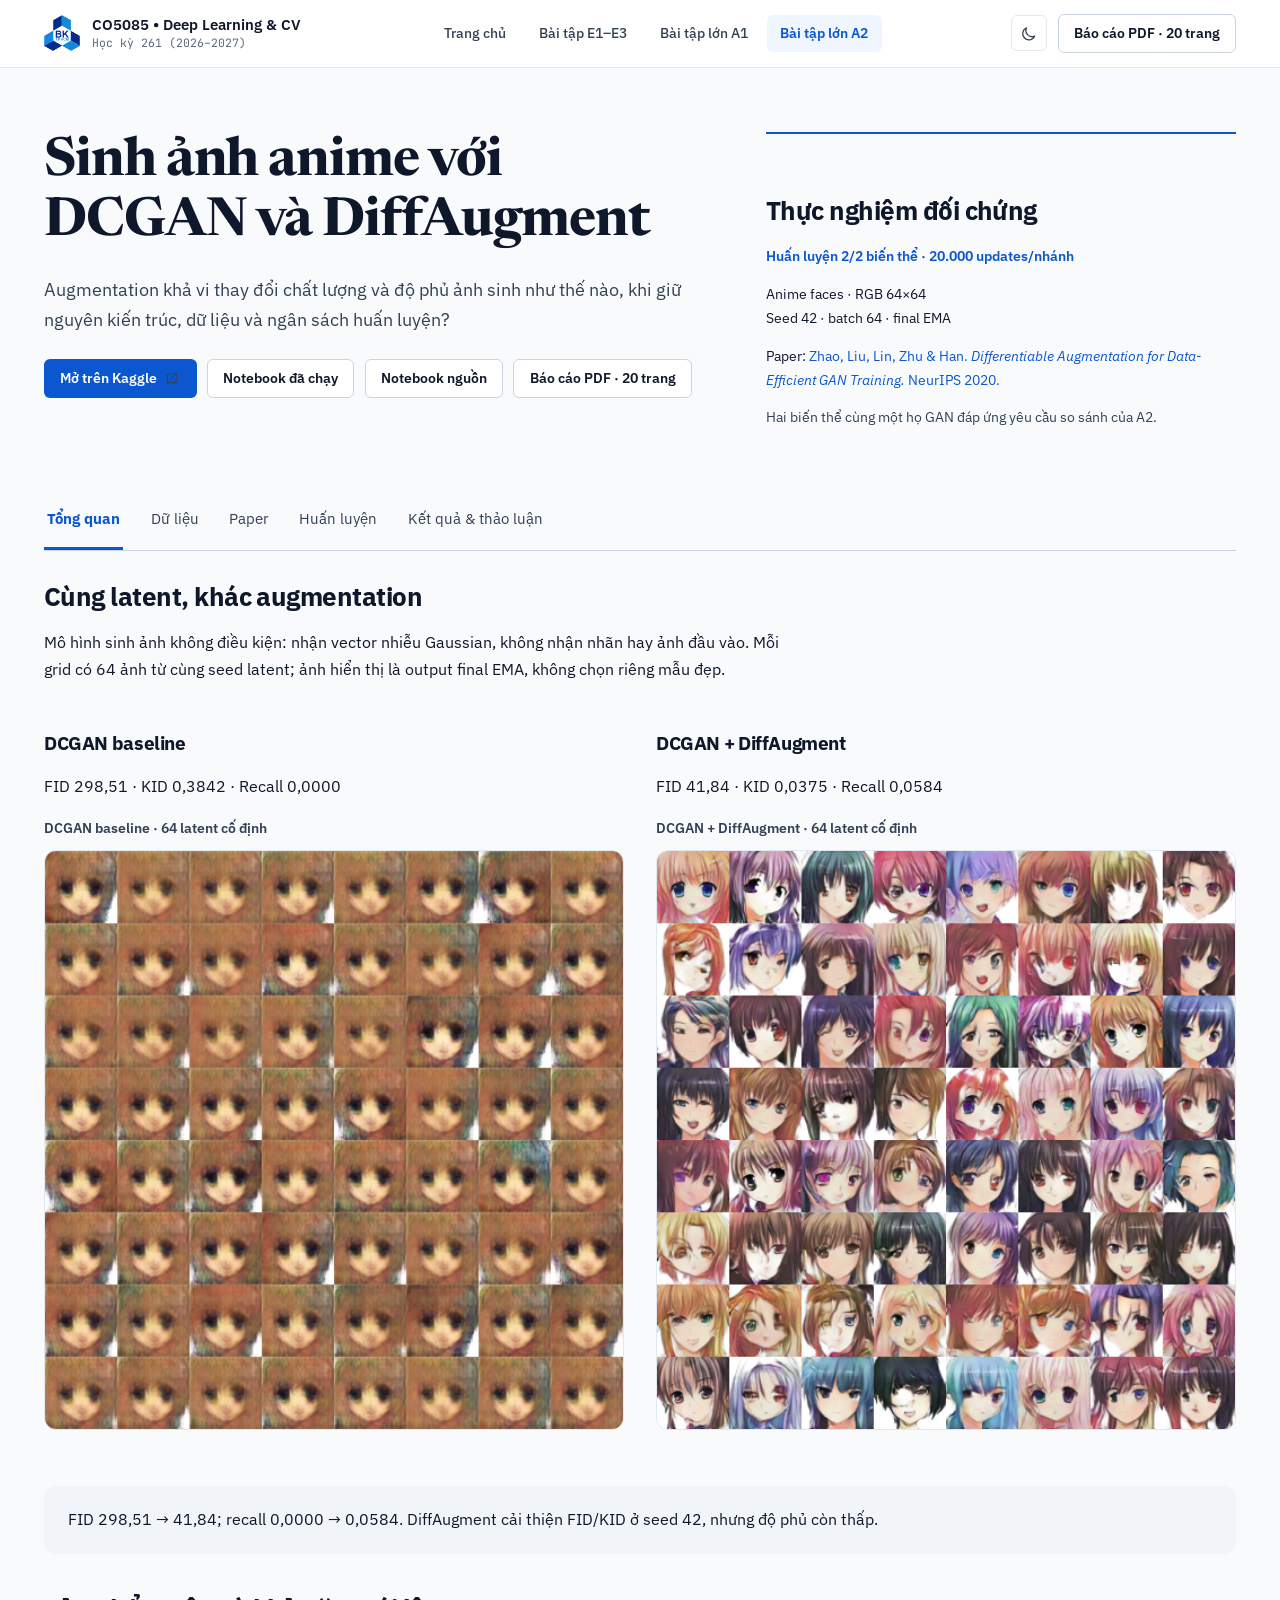
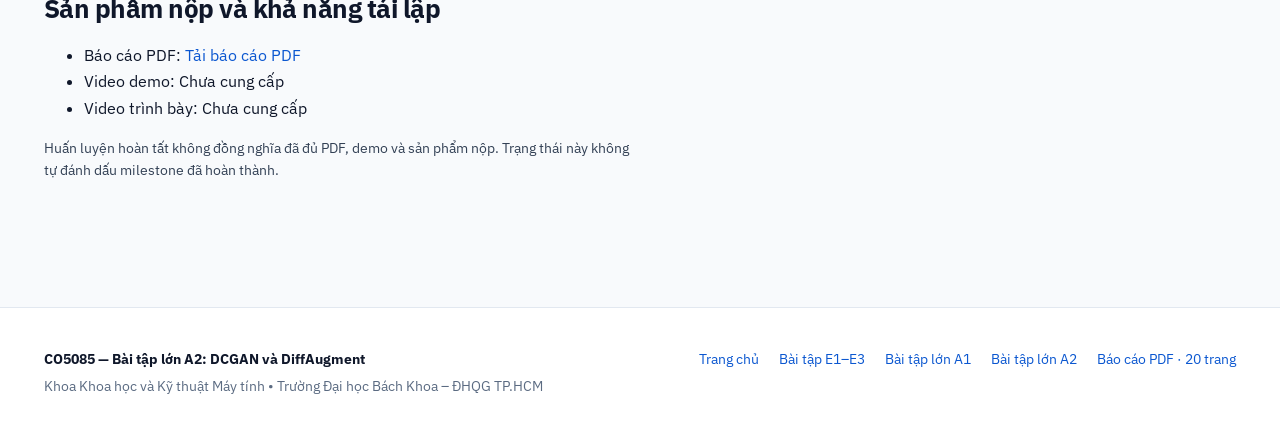
<file: docs/a2.html>
<!DOCTYPE html>
<html lang="vi" data-theme="light">
<head>
  <meta charset="UTF-8" />
  <meta name="viewport" content="width=device-width, initial-scale=1.0" />
  <link rel="icon" href="assets/images/bk.png" type="image/png" />
  <title>A2: DCGAN và DiffAugment | CO5085</title>
  <meta name="description" content="A2: So sánh DCGAN baseline và DCGAN + DiffAugment trên anime faces RGB 64×64, cùng dữ liệu và ngân sách huấn luyện." />
  <link rel="preconnect" href="https://fonts.googleapis.com" />
  <link rel="preconnect" href="https://fonts.gstatic.com" crossorigin />
  <link href="https://fonts.googleapis.com/css2?family=IBM+Plex+Sans:wght@400;500;600;700&family=JetBrains+Mono:wght@400;500;600;700&family=Newsreader:ital,opsz,wght@0,6..72,500;0,6..72,700;1,6..72,400&display=swap" rel="stylesheet" />
  <link rel="stylesheet" href="assets/css/style.css" />
  <link rel="stylesheet" href="assets/css/a2.css" />
  <link rel="stylesheet" href="assets/css/ui.css" />
</head>
<body>
  <!-- Sticky Header -->
  <header class="site-header">
    <div class="nav-inner">
      <a href="index.html" class="brand-link">
        <img class="brand" src="assets/images/bk.png" alt="BK" width="36" height="36" />
        <span class="brand-text">
          <span class="brand-title">CO5085 • Deep Learning &amp; CV</span>
          <span class="brand-subtitle" data-bind="course-semester">Học kỳ 261 (2026–2027)</span>
        </span>
      </a>
      <nav class="nav-links" aria-label="Điều hướng chính">
        <a href="index.html" class="nav-link">Trang chủ</a>
        <a href="exercises.html" class="nav-link">Bài tập E1–E3</a>
        <a href="a1.html" class="nav-link">Bài tập lớn A1</a>
        <a href="a2.html" class="nav-link active">Bài tập lớn A2</a>
      </nav>
      <div class="nav-actions">
        <button type="button" id="theme-toggle-btn" class="theme-btn" aria-label="Đổi giao diện Sáng/Tối"><span class="icon-slot" data-icon="moon" aria-hidden="true"></span></button>
        <a class="btn btn-outline" href="reports/assignment2.pdf" data-report-pdf="assignment2.pdf">Báo cáo PDF</a>
      </div>
    </div>
  </header>

  <nav class="mobile-nav-bar" aria-label="Điều hướng di động">
    <a href="index.html" class="nav-link">Trang chủ</a>
    <a href="exercises.html" class="nav-link">Bài tập E1–E3</a>
    <a href="a1.html" class="nav-link">Bài tập lớn A1</a>
    <a href="a2.html" class="nav-link active">Bài tập lớn A2</a>
  </nav>

  <main class="container a2-dashboard" id="a2-dashboard">
    <header class="ui-intro">
      <div><h1 class="serif-heading">Sinh ảnh anime với DCGAN và DiffAugment</h1>
      <p class="ui-lead">Augmentation khả vi thay đổi chất lượng và độ phủ ảnh sinh như thế nào, khi giữ nguyên kiến trúc, dữ liệu và ngân sách huấn luyện?</p>
      <div class="ui-links"><a class="btn btn-primary" href="https://www.kaggle.com/code/anhphmduy/dcgan-vs-augmenteddcgan-dl-assignment-2" target="_blank" rel="noopener noreferrer">Mở trên Kaggle <span class="icon-slot" data-icon="externalLink" aria-hidden="true"></span></a><a class="btn btn-outline" data-repo-path="A2/dcgan-vs-augmenteddcgan-dl-assignment-2.ipynb" href="https://github.com/superiorhamster/CO5085/blob/main/A2/dcgan-vs-augmenteddcgan-dl-assignment-2.ipynb">Notebook đã chạy</a><a class="btn btn-outline" data-repo-path="A2/a2_dcgan_diffaugment.ipynb" href="https://github.com/superiorhamster/CO5085/blob/main/A2/a2_dcgan_diffaugment.ipynb">Notebook nguồn</a><a class="btn btn-outline" href="reports/assignment2.pdf" data-report-pdf="assignment2.pdf">Báo cáo PDF</a></div></div>
      <aside class="ui-study"><h2>Thực nghiệm đối chứng</h2><p id="a2-completion" role="status">Đang đọc artifact…</p><p>Anime faces · RGB 64×64<br>Seed 42 · batch 64 · final EMA</p><p>Paper: <a href="https://arxiv.org/abs/2006.10738">Zhao, Liu, Lin, Zhu &amp; Han. <em>Differentiable Augmentation for Data-Efficient GAN Training.</em> NeurIPS 2020.</a></p><p class="a2-muted">Hai biến thể cùng một họ GAN đáp ứng yêu cầu so sánh của A2.</p></aside>
    </header>
    <nav class="ui-tabs" role="tablist" aria-label="Nội dung báo cáo A2">
      <button id="a2-tab-overview" role="tab" aria-selected="true" aria-controls="a2-panel-overview" tabindex="0" data-a2-tab="overview">Tổng quan</button>
      <button id="a2-tab-data" role="tab" aria-selected="false" aria-controls="a2-panel-data" tabindex="-1" data-a2-tab="data">Dữ liệu</button>
      <button id="a2-tab-paper" role="tab" aria-selected="false" aria-controls="a2-panel-paper" tabindex="-1" data-a2-tab="paper">Paper</button>
      <button id="a2-tab-training" role="tab" aria-selected="false" aria-controls="a2-panel-training" tabindex="-1" data-a2-tab="training">Huấn luyện</button>
      <button id="a2-tab-results" role="tab" aria-selected="false" aria-controls="a2-panel-results" tabindex="-1" data-a2-tab="results">Kết quả &amp; thảo luận</button>
    </nav>
    <section id="a2-panel-overview" role="tabpanel" aria-labelledby="a2-tab-overview" tabindex="0">
      <h2>Cùng latent, khác augmentation</h2><p class="a2-measure">Mô hình sinh ảnh không điều kiện: nhận vector nhiễu Gaussian, không nhận nhãn hay ảnh đầu vào. Mỗi grid có 64 ảnh từ cùng seed latent; ảnh hiển thị là output final EMA, không chọn riêng mẫu đẹp.</p>
      <div id="a2-overview-pair" class="ui-pair"></div>
      <p id="a2-conclusion" class="a2-finding" role="status">Chờ hai export full tương thích.</p>
      <h2>Sản phẩm nộp và khả năng tái lập</h2><div id="a2-deliverables"></div>
      <p class="a2-muted">Huấn luyện hoàn tất không đồng nghĩa đã đủ PDF, demo và sản phẩm nộp. Trạng thái này không tự đánh dấu milestone đã hoàn thành.</p>
    </section>
    <section id="a2-panel-data" role="tabpanel" aria-labelledby="a2-tab-data" tabindex="0" hidden>
      <h2>Dữ liệu thực sự được sử dụng</h2><p class="a2-measure"><a href="https://www.kaggle.com/datasets/splcher/animefacedataset">Anime Face Dataset — splcher</a>, ảnh khuôn mặt anime công khai. Số lượng dưới đây được tính từ manifest đã xuất, không lấy từ dataset card. <a href="https://github.com/bchao1/Anime-Face-Dataset">Nguồn gốc và lưu ý phân phối của tác giả</a>; website không phân phối dataset gốc/cache.</p>
      <div id="a2-data-summary"></div><div class="ui-pair"><figure><figcaption>Phân bố kích thước ảnh unique, trước resize</figcaption><div id="a2-dimensions"></div></figure><figure><figcaption>Tỷ lệ rộng / cao của ảnh unique</figcaption><div id="a2-ratios"></div></figure></div>
      <h3>Dataset, DataLoader và tiền xử lý</h3><ol class="a2-steps"><li>Giải mã RGB, ghi nhận ảnh hỏng và hash pixel cùng kích thước; loại trùng trước khi chia tập.</li><li>Chia cố định bằng seed 42: validation 2.000, test 5.000; toàn bộ ảnh unique còn lại dùng train. Các split không giao nhau theo hash.</li><li>Resize/center crop bằng nội suy bilinear về 64×64; cache uint8 memory-map chỉ đọc. Dataset trả tensor (3,64,64) trong [−1,1].</li><li>Train shuffle theo epoch, drop_last và horizontal flip xác định theo seed/epoch/ảnh; validation/test không flip. Hai worker đọc cùng manifest, thứ tự ảnh và flip.</li></ol>
      <div class="table-wrapper"><table><caption>Phân biệt hai tầng augmentation</caption><thead><tr><th>Phép biến đổi</th><th>Baseline</th><th>DiffAugment</th><th>Vai trò</th></tr></thead><tbody><tr><td>Horizontal flip</td><td>Có, train</td><td>Có, train</td><td>Tiền xử lý dùng chung</td></tr><tr><td>Color, translation, cutout</td><td>Không</td><td>Có, real/fake ở D; fake ở G</td><td>Biến thực nghiệm, RNG riêng</td></tr><tr><td>Augmentation khi đánh giá</td><td>Không</td><td>Không</td><td>Giữ cùng phân phối tham chiếu</td></tr></tbody></table></div>
      <p class="a2-muted">Dữ liệu không có nhãn lớp phục vụ bài toán này; không trình bày class balance như bài phân loại. Exact dedup không bảo đảm đã loại near-duplicate hoặc ảnh cùng nhân vật.</p>
    </section>
    <section id="a2-panel-paper" role="tabpanel" aria-labelledby="a2-tab-paper" tabindex="0" hidden>
      <div id="paper-analysis"><h2>Phân tích paper và liên hệ thực nghiệm</h2><p class="a2-measure">Mục tiêu của <a href="https://arxiv.org/pdf/2006.10738">DiffAugment, NeurIPS 2020</a> là giảm overfit của discriminator khi dữ liệu hạn chế. Phần dưới diễn giải phương pháp; bảng kết quả anime ở tab Kết quả là thí nghiệm riêng của nhóm.</p>
      <article class="a2-prose"><h3>Phương pháp: regularization qua biến đổi khả vi</h3><p>Chỉ augment ảnh thật làm thay đổi phân phối mà G cần bắt chước. Augment real/fake ở D nhưng bỏ transform khỏi đường cập nhật G lại tạo hai mục tiêu không nhất quán. DiffAugment đặt transform T trên cả real/fake và cho gradient của G đi xuyên T. Các phép lấy mẫu ngẫu nhiên không cần khả vi theo tham số ngẫu nhiên; đường từ pixel đầu ra tới loss phải giữ gradient.</p><div class="a2-flow" aria-label="Đường cập nhật discriminator và generator"><p><strong>Pha D:</strong> x và stop-gradient(G(z)) → T → D → loss D</p><p><strong>Pha G:</strong> z → G → T → D đóng băng → loss G → gradient ngược qua T tới G</p></div><p>Nhóm dùng non-saturating BCE với logits: L_D = E softplus(−D(T(x))) + E softplus(D(T(G(z)))); L_G = E softplus(−D(T(G(z)))). Baseline dùng T là phép đồng nhất. Đóng băng D trong pha G vẫn cho gradient đi qua đầu vào D.</p></article>
      <article class="a2-prose"><h3>Thí nghiệm gốc: điều gì được khảo sát?</h3><p>Paper khảo sát BigGAN, StyleGAN2 và các loss/miền dữ liệu khác nhau. Các thí nghiệm gồm CIFAR-10/100 với nhiều tỷ lệ dữ liệu, ImageNet 128×128, FFHQ và LSUN với dữ liệu hạn chế, cùng bối cảnh few-shot. FID/IS được đọc trong từng protocol tương ứng; kết quả cho thấy augmentation khả vi giúp duy trì chất lượng khi giảm dữ liệu.</p><p>Figure 2 của paper so sánh100% / 20% / 10% dữ liệu CIFAR-10 và dùng 10.000 mẫu cho FID/IS. Điều đó khác dataset, độ phân giải và 5.000 mẫu của nhóm: không xếp hạng trực tiếp FID anime với FID của paper.</p></article>
      <article class="a2-prose"><h3>Hạn chế và giả thiết cần kiểm tra</h3><p>Transform phải phù hợp cấu trúc dữ liệu, không làm mất thông tin thiết yếu. GAN vẫn có thể mất cân bằng D/G hoặc mode collapse; loss hữu hạn không đồng nghĩa ảnh tốt. Code tham chiếu của tác giả và kết quả nhiều kiến trúc không bảo đảm mọi cấu hình DCGAN đều hội tụ.</p><p>Trong bài toán anime, đặc trưng Inception học từ ImageNet có domain bias. Đánh giá 5.000 mẫu và một seed chưa mô tả đầy đủ biến thiên giữa lần train; nearest neighbours chỉ là chẩn đoán ghi nhớ.</p></article>
      <h3>Đối chiếu: nhóm tái hiện được gì?</h3><div class="table-wrapper"><table><thead><tr><th>Khía cạnh</th><th>Paper</th><th>Pipeline nhóm</th></tr></thead><tbody><tr><td>Ý tưởng chính</td><td>Augmentation khả vi trong đường D và G</td><td>Mã tác giả, color/translation/cutout, kèm license/hash</td></tr><tr><td>Kiến trúc và dữ liệu</td><td>Nhiều GAN, dataset và tỷ lệ dữ liệu</td><td>Một DCGAN, anime64×64, toàn bộ train unique</td></tr><tr><td>Ngân sách</td><td>Theo recipe từng thí nghiệm</td><td>Cùng 20.000 updates, batch 64, final EMA cho hai nhánh</td></tr><tr><td>Kết luận có thể rút ra</td><td>Data efficiency qua nhiều bối cảnh</td><td>Ablation tại seed 42; chưa chứng minh data efficiency</td></tr></tbody></table></div>
      <p class="a2-measure">Bài học cho pipeline: giữ đường gradient xuyên augmentation và so sánh có kiểm soát; đồng thời xem độ phủ bên cạnh FID. Hướng mở rộng là lặp nhiều seed, nhiều tỷ lệ train và kiểm tra ảnh hưởng từng phép biến đổi.</p><p>Nguồn: <a href="https://arxiv.org/pdf/2006.10738">paper, §3–4 và Figure 2</a>; <a href="https://github.com/mit-han-lab/data-efficient-gans/blob/master/DiffAugment_pytorch.py">implementation tác giả</a>.</p></div>
    </section>
    <section id="a2-panel-training" role="tabpanel" aria-labelledby="a2-tab-training" tabindex="0" hidden>
      <h2>Hai nhánh, một protocol</h2><p><code>dcgan_baseline</code> và <code>dcgan_diffaugment</code> khác nhau ở augmentation khả vi.</p><div id="a2-training-config"></div>
      <h3>Kiến trúc trong notebook đã chạy</h3><div class="ui-pair"><article><h4>Generator</h4><p>z:(B,128,1,1) → ConvTranspose 512×4×4 →256×8×8 →128×16×16 →64×32×32 →3×64×64.</p><p>BatchNorm + ReLU sau bốn tầng đầu; Tanh cuối. Kernel 4; stride 1 ở tầng đầu, stride 2 ở các tầng còn lại.</p><p id="a2-generator-parameters"></p></article><article><h4>Discriminator</h4><p>x:(B,3,64,64) → Conv 64×32×32 →128×16×16 →256×8×8 →512×4×4 →1 logit/ảnh.</p><p>LeakyReLU 0,2; BatchNorm ở các block 128/256/512. Không sigmoid trước BCEWithLogits. Đây không phải classifier có accuracy nghiệm thu.</p></article></div>
      <h3>Huấn luyện, AMP và tái lập</h3><p class="a2-measure">Mỗi vòng hoàn tất một cập nhật D và một cập nhật G. D nhận cả real và fake tách gradient; pha G đóng băng tham số và running statistics của D. EMA cập nhật sau vòng thành công. Hai nhánh giữ cùng khởi tạo, seed, thứ tự ảnh, flip và chuỗi latent; RNG augmentation độc lập.</p><p class="a2-measure">Hai subprocess có CUDA_VISIBLE_DEVICES riêng. Preview chạy trong worker; evaluation và benchmark chạy sau train. AMP overflow giảm loss scale và thử lại cùng pha, khôi phục BatchNorm; không đếm lần overflow là update. Checkpoint mỗi 1.000 updates và khi dừng an toàn, gồm G/D/EMA, optimizer/scaler, RNG, epoch/offset; last/previous ghi nguyên tử.</p>
      <div class="ui-pair"><figure><figcaption>Generator loss theo update</figcaption><div id="a2-g-history"></div></figure><figure><figcaption>Discriminator loss theo update</figcaption><div id="a2-d-history"></div></figure></div><p class="a2-muted">Đường hiển thị là trung bình từng 50 updates; history nguồn giữ đủ 20.000 dòng. Không suy luận chất lượng ảnh chỉ từ loss. Baseline màu xám; DiffAugment màu xanh.</p>
    </section>
    <section id="a2-panel-results" role="tabpanel" aria-labelledby="a2-tab-results" tabindex="0" hidden>
      <div id="pipeline-results"><h2>Đánh giá final EMA</h2><p id="a2-metric-protocol" class="a2-measure"></p><div id="a2-quality-table"></div><h3>Chi phí train</h3><div id="a2-cost-table"></div><p class="a2-muted">Wall time gồm I/O, checkpoint và preview khi hai job chạy đồng thời. Không dùng chênh lệch nhỏ giữa hai nhánh để khẳng định hiệu năng GPU riêng biệt.</p><h3>Benchmark inference</h3><div id="a2-inference-table"></div><p class="a2-muted">FP32, cùng T4, batch 1/64, warmup và đồng bộ CUDA; thời gian không gồm DataLoader. Peak VRAM là allocated memory, không phải toàn bộ bộ nhớ hiển thị bởi nvidia-smi.</p>
      <h3>Ảnh sinh, nội suy và chẩn đoán ghi nhớ</h3><div id="a2-result-gallery"></div>
      <h3>Thảo luận và giới hạn</h3><p id="a2-result-discussion" class="a2-measure"></p><p class="a2-measure">Baseline lặp lại một kiểu khuôn mặt trong grid 64 mẫu, gợi ý mode collapse. DiffAugment cho nhiều màu tóc, góc nhìn và kiểu khuôn mặt hơn trong cùng grid, nhưng vẫn có vùng mắt/tóc hoặc đường nét thiếu nhất quán khi phóng to. Nội suy liên tục không chứng minh đã bao phủ phân phối thật.</p><p class="a2-measure">Recall thấp cho thấy độ phủ hạn chế trong không gian Inception. Precision/recall ở đây là manifold metrics, không phải precision/recall phân loại. KID giữ scale gốc; IS split std là biến thiên giữa 10 split, không phải uncertainty giữa seed. Một seed chưa chứng minh significance; không gọi biến thể thắng toàn diện hoặc suy rộng thành data efficiency.</p>
      <details><summary>Provenance và cách tái lập</summary><div id="a2-provenance"></div><p>Import notebook đã chạy để xem output, hoặc notebook nguồn để tái lập. Attach dataset, chọn hai T4 và chạy smoke/pilot trước full. Save/load cần checkpoint từ phiên Kaggle: website chỉ công bố kết quả, không host checkpoint hay dữ liệu ảnh gốc.</p><p id="a2-source-links"></p></details></div>
    </section>
    <noscript><p>Dashboard tương tác cần JavaScript. Bạn vẫn có thể mở notebook đã chạy ở đầu trang để đọc đầy đủ output.</p></noscript>
  </main>

  <!-- Lightbox Dialog -->
  <dialog id="artifact-lightbox" class="lightbox-dialog">
    <div class="lightbox-header">
      <strong id="lightbox-title">Chi tiết biểu đồ thực nghiệm A2</strong>
      <button type="button" id="lightbox-close-btn" class="btn btn-outline btn-sm"><span class="icon-slot" data-icon="x" aria-hidden="true"></span> Đóng</button>
    </div>
    <div id="lightbox-image-container" class="lightbox-body"></div>
  </dialog>

  <footer class="site-footer">
    <div class="container footer-grid">
      <div>
        <div style="font-weight:700;color:var(--text-primary);margin-bottom:0.25rem;">
          CO5085 — Bài tập lớn A2: DCGAN và DiffAugment
        </div>
        <div>Khoa Khoa học và Kỹ thuật Máy tính • Trường Đại học Bách Khoa – ĐHQG TP.HCM</div>
      </div>
      <div style="display:flex;gap:1.25rem;flex-wrap:wrap;">
        <a href="index.html">Trang chủ</a>
        <a href="exercises.html">Bài tập E1–E3</a>
        <a href="a1.html">Bài tập lớn A1</a>
        <a href="a2.html">Bài tập lớn A2</a>
        <a href="reports/assignment2.pdf" data-report-pdf="assignment2.pdf">Báo cáo PDF</a>
      </div>
    </div>
  </footer>

  <script src="assets/js/fallback_data.js"></script>
  <script defer src="assets/js/ui.js"></script>
  <script defer src="assets/js/icons.js"></script>
  <script defer src="assets/js/a2.js"></script>
  <script defer src="assets/js/site.js?v=a2-dashboard-1"></script>
</body>
</html>
</file>
<file: docs/assets/css/style.css>
/* ==========================================================================
   CO5085 — Deep Learning & Computer Vision (HCMUT HK261)
   Academic Research Showcase Stylesheet (Distill.pub / CVPR-ICML Inspired)
   ========================================================================== */

:root {
  --bg-primary: #f8fafc;
  --bg-secondary: #ffffff;
  --bg-tertiary: #f1f5f9;
  --bg-code: #0f172a;
  --bg-glass: rgba(255, 255, 255, 0.88);

  --text-primary: #0f172a;
  --text-secondary: #334155;
  --text-muted: #5b6b82;
  --text-on-brand: #ffffff;

  --brand-primary: #0b57d0;
  --brand-secondary: #1e40af;
  --brand-light: #e0e7ff;
  --brand-subtle: #eff6ff;
  --accent-teal: #0d9488;
  --accent-purple: #7c3aed;
  --accent-amber: #d97706;
  --accent-emerald: #059669;
  --accent-rose: #e11d48;

  --border-color: #e2e8f0;
  --border-strong: #cbd5e1;
  --shadow-sm: 0 1px 3px rgba(15, 23, 42, 0.06), 0 1px 2px rgba(15, 23, 42, 0.04);
  --shadow-md: 0 4px 12px -2px rgba(15, 23, 42, 0.08), 0 2px 6px -1px rgba(15, 23, 42, 0.04);
  --shadow-lg: 0 12px 28px -6px rgba(15, 23, 42, 0.12), 0 4px 10px -2px rgba(15, 23, 42, 0.06);

  --radius-sm: 6px;
  --radius-md: 10px;
  --radius-lg: 14px;
  --radius-xl: 20px;

  --font-sans: 'IBM Plex Sans', -apple-system, BlinkMacSystemFont, 'Segoe UI', Roboto, sans-serif;
  --font-serif: 'Newsreader', Georgia, 'Times New Roman', serif;
  --font-mono: 'JetBrains Mono', 'Fira Code', Consolas, monospace;

  --nav-height: 68px;
  --container-max: 1240px;
}

[data-theme="dark"] {
  --bg-primary: #0b1120;
  --bg-secondary: #111827;
  --bg-tertiary: #1e293b;
  --bg-code: #020617;
  --bg-glass: rgba(17, 24, 39, 0.88);

  --text-primary: #f8fafc;
  --text-secondary: #cbd5e1;
  --text-muted: #94a3b8;

  --brand-primary: #60a5fa;
  --brand-secondary: #3b82f6;
  --brand-light: rgba(59, 130, 246, 0.2);
  --brand-subtle: rgba(30, 64, 175, 0.18);
  --accent-teal: #2dd4bf;
  --accent-purple: #a78bfa;
  --accent-amber: #fbbf24;
  --accent-emerald: #34d399;
  --accent-rose: #fb7185;

  --border-color: #1e293b;
  --border-strong: #334155;
  --shadow-sm: 0 1px 3px rgba(0, 0, 0, 0.35);
  --shadow-md: 0 4px 12px rgba(0, 0, 0, 0.45);
  --shadow-lg: 0 14px 32px rgba(0, 0, 0, 0.6);
}

*, *::before, *::after {
  box-sizing: border-box;
}

html {
  scroll-behavior: smooth;
  scroll-padding-top: calc(var(--nav-height) + 24px);
  font-size: 16px;
}

body {
  margin: 0;
  font-family: var(--font-sans);
  background-color: var(--bg-primary);
  color: var(--text-primary);
  line-height: 1.65;
  -webkit-font-smoothing: antialiased;
  transition: background-color 0.2s ease, color 0.2s ease;
}

/* Typography & Utility */
h1, h2, h3, h4 {
  color: var(--text-primary);
  line-height: 1.28;
  margin-top: 0;
  letter-spacing: -0.02em;
}

.serif-heading {
  font-family: var(--font-serif);
}

code, pre, .mono {
  font-family: var(--font-mono);
  font-variant-numeric: tabular-nums;
}

code:not(pre code) {
  background: var(--bg-tertiary);
  color: var(--brand-primary);
  padding: 0.15em 0.42em;
  border-radius: 4px;
  font-size: 0.86em;
  border: 1px solid var(--border-color);
}

pre {
  background: var(--bg-code);
  color: #e2e8f0;
  padding: 1.1rem 1.25rem;
  border-radius: var(--radius-md);
  overflow-x: auto;
  font-size: 0.86rem;
  line-height: 1.55;
  border: 1px solid #1e293b;
}

a {
  color: var(--brand-primary);
  text-decoration: none;
  transition: color 0.15s ease;
}

a:hover {
  text-decoration: underline;
}

.container {
  max-width: var(--container-max);
  margin: 0 auto;
  padding: 0 1.5rem;
}

/* Sticky Navigation Bar */
.site-header {
  position: sticky;
  top: 0;
  z-index: 100;
  height: var(--nav-height);
  background: var(--bg-glass);
  backdrop-filter: blur(12px);
  -webkit-backdrop-filter: blur(12px);
  border-bottom: 1px solid var(--border-color);
}

.nav-inner {
  max-width: var(--container-max);
  height: 100%;
  margin: 0 auto;
  padding: 0 1.5rem;
  display: flex;
  align-items: center;
  justify-content: space-between;
  gap: 1rem;
}

.brand-link {
  display: flex;
  align-items: center;
  gap: 0.75rem;
  text-decoration: none !important;
  color: var(--text-primary);
}

.brand,
.brand-crest,
.app-mark {
  width: 36px;
  height: 36px;
  object-fit: contain;
  flex-shrink: 0;
  display: inline-flex;
  align-items: center;
  justify-content: center;
}

.app-mark {
  border: 1px solid var(--brand-light);
  border-radius: 10px;
  background: var(--brand-subtle);
  color: var(--brand-primary);
}

.app-mark .ui-icon {
  width: 25px;
  height: 25px;
  stroke-width: 1.65;
}

.brand-text {
  display: flex;
  flex-direction: column;
}

.brand-title {
  font-weight: 700;
  font-size: 0.95rem;
  line-height: 1.2;
}

.brand-subtitle {
  font-size: 0.72rem;
  color: var(--text-muted);
  font-family: var(--font-mono);
}

/* Minimal outline icon system */
.ui-icon {
  width: 1em;
  height: 1em;
  display: block;
  flex: 0 0 auto;
  overflow: visible;
}

.icon-slot {
  display: inline-flex;
  align-items: center;
  justify-content: center;
  flex: 0 0 auto;
  line-height: 1;
}

.btn .ui-icon,
.badge .ui-icon,
.callout-title .ui-icon {
  width: 1rem;
  height: 1rem;
}

.theme-btn .ui-icon {
  width: 1.1rem;
  height: 1.1rem;
}

.preview-banner .ui-icon {
  width: 1rem;
  height: 1rem;
  color: var(--accent-purple);
}

.artifact-placeholder .ui-icon {
  width: 1.35rem;
  height: 1.35rem;
  margin: 0 auto 0.45rem;
  color: var(--text-muted);
}

.nav-links {
  display: flex;
  align-items: center;
  gap: 0.35rem;
}

.nav-link {
  padding: 0.45rem 0.85rem;
  border-radius: var(--radius-sm);
  font-size: 0.88rem;
  font-weight: 500;
  color: var(--text-secondary);
  text-decoration: none !important;
  transition: all 0.15s ease;
}

.nav-link:hover {
  background: var(--bg-tertiary);
  color: var(--text-primary);
}

.nav-link.active {
  background: var(--brand-subtle);
  color: var(--brand-primary);
  font-weight: 600;
}

.nav-actions {
  display: flex;
  align-items: center;
  gap: 0.5rem;
}

.btn {
  display: inline-flex;
  align-items: center;
  gap: 0.45rem;
  padding: 0.48rem 0.95rem;
  border-radius: var(--radius-sm);
  font-size: 0.85rem;
  font-weight: 600;
  cursor: pointer;
  border: 1px solid transparent;
  text-decoration: none !important;
  transition: all 0.15s ease;
  font-family: var(--font-sans);
}

.btn-primary {
  background: var(--brand-primary);
  color: #ffffff;
}

.btn-primary:hover {
  background: var(--brand-secondary);
}

.btn-outline {
  background: var(--bg-secondary);
  color: var(--text-primary);
  border-color: var(--border-strong);
}

.btn-outline:hover {
  background: var(--bg-tertiary);
  border-color: var(--brand-primary);
}

.btn-sm {
  padding: 0.32rem 0.68rem;
  font-size: 0.78rem;
}

.theme-btn {
  width: 36px;
  height: 36px;
  border-radius: var(--radius-sm);
  border: 1px solid var(--border-color);
  background: var(--bg-secondary);
  color: var(--text-secondary);
  cursor: pointer;
  display: inline-flex;
  align-items: center;
  justify-content: center;
  font-size: 1rem;
}

.theme-btn:hover {
  background: var(--bg-tertiary);
  color: var(--text-primary);
}

.hero-meta-grid {
  display: grid;
  grid-template-columns: repeat(auto-fit, minmax(230px, 1fr));
  gap: 1rem;
  margin-top: 1.75rem;
}

.meta-card {
  background: var(--bg-secondary);
  border: 1px solid var(--border-color);
  border-radius: var(--radius-md);
  padding: 1rem 1.15rem;
  box-shadow: var(--shadow-sm);
}

.meta-label {
  font-size: 0.78rem;
  letter-spacing: 0.01em;
  color: var(--text-muted);
  font-weight: 600;
  margin-bottom: 0.25rem;
}

.meta-value {
  font-size: 0.95rem;
  font-weight: 600;
  color: var(--text-primary);
}

/* Main Layout & Sections */
.section {
  padding: 2.75rem 0;
  border-bottom: 1px solid var(--border-color);
}

.section-header {
  display: flex;
  align-items: flex-end;
  justify-content: space-between;
  gap: 1rem;
  margin-bottom: 1.5rem;
  flex-wrap: wrap;
}

.section-meta-tag {
  display: inline-flex;
  align-items: center;
  gap: 0.4rem;
  font-size: 0.78rem;
  font-family: var(--font-mono);
  color: var(--brand-primary);
  background: var(--brand-subtle);
  border: 1px solid var(--brand-light);
  padding: 0.22rem 0.65rem;
  border-radius: 999px;
  font-weight: 600;
  margin-top: 0.5rem;
}

.section-title {
  font-size: 1.55rem;
  font-weight: 700;
  margin: 0;
}

.section-desc {
  color: var(--text-secondary);
  margin: 0.35rem 0 0;
  max-width: 780px;
  font-size: 0.95rem;
}

/* Cards & Grids */
.grid-2 {
  display: grid;
  grid-template-columns: repeat(auto-fit, minmax(340px, 1fr));
  gap: 1.25rem;
}

.grid-3 {
  display: grid;
  grid-template-columns: repeat(auto-fit, minmax(290px, 1fr));
  gap: 1.25rem;
}

.card {
  background: var(--bg-secondary);
  border: 1px solid var(--border-color);
  border-radius: var(--radius-lg);
  padding: 1.4rem;
  box-shadow: var(--shadow-sm);
  transition: transform 0.15s ease, box-shadow 0.15s ease, border-color 0.15s ease;
}

.card-interactive:hover {
  transform: translateY(-2px);
  box-shadow: var(--shadow-md);
  border-color: var(--brand-primary);
}

.card-header {
  display: flex;
  align-items: flex-start;
  justify-content: space-between;
  gap: 0.75rem;
  margin-bottom: 0.85rem;
}

.card-title {
  font-size: 1.12rem;
  font-weight: 700;
  margin: 0;
}

.card-submeta {
  font-size: 0.76rem;
  font-family: var(--font-mono);
  color: var(--text-muted);
  margin-top: 0.2rem;
}

/* Status Badges */
.badge {
  display: inline-flex;
  align-items: center;
  gap: 0.35rem;
  padding: 0.22rem 0.62rem;
  border-radius: 999px;
  font-size: 0.74rem;
  font-weight: 600;
  font-family: var(--font-mono);
  white-space: nowrap;
}

.badge-completed {
  background: rgba(5, 150, 105, 0.14);
  color: var(--accent-emerald);
  border: 1px solid rgba(5, 150, 105, 0.3);
}

.badge-ready {
  background: var(--brand-subtle);
  color: var(--brand-primary);
  border: 1px solid var(--brand-light);
}

.badge-pending {
  background: rgba(217, 119, 6, 0.14);
  color: var(--accent-amber);
  border: 1px solid rgba(217, 119, 6, 0.32);
}

.badge-preview {
  background: rgba(124, 58, 237, 0.14);
  color: var(--accent-purple);
  border: 1px solid rgba(124, 58, 237, 0.32);
}

/* Academic Callouts (uniform full border, no side-tab) */
.callout {
  background: var(--bg-secondary);
  border: 1px solid var(--border-strong);
  border-radius: var(--radius-md);
  padding: 1.15rem 1.3rem;
  margin: 1.15rem 0;
  box-shadow: var(--shadow-sm);
}

.callout-warn {
  border-color: rgba(217, 119, 6, 0.35);
  background: rgba(217, 119, 6, 0.04);
}

.callout-teal {
  border-color: rgba(13, 148, 136, 0.35);
  background: rgba(13, 148, 136, 0.04);
}

.callout-purple {
  border-color: rgba(124, 58, 237, 0.35);
  background: rgba(124, 58, 237, 0.04);
}

.callout-title {
  font-weight: 700;
  font-size: 0.92rem;
  margin-bottom: 0.35rem;
  display: flex;
  align-items: center;
  gap: 0.45rem;
}

/* Tables */
.table-wrapper {
  overflow-x: auto;
  background: var(--bg-secondary);
  border: 1px solid var(--border-color);
  border-radius: var(--radius-md);
  box-shadow: var(--shadow-sm);
  padding: 0.65rem 0.85rem;
}

table {
  width: 100%;
  border-collapse: collapse;
  font-size: 0.88rem;
  text-align: left;
}

th {
  background: var(--bg-tertiary);
  color: var(--text-secondary);
  font-weight: 600;
  padding: 0.78rem 1rem;
  border-bottom: 1px solid var(--border-strong);
  white-space: nowrap;
}

td {
  padding: 0.75rem 1rem;
  border-bottom: 1px solid var(--border-color);
  vertical-align: middle;
}

tr:last-child td {
  border-bottom: none;
}

tr:hover td {
  background: rgba(11, 87, 208, 0.03);
}

.num-col {
  text-align: right;
  font-family: var(--font-mono);
  font-variant-numeric: tabular-nums;
}

/* Filter Pills & Tabs */
.pill-group {
  display: inline-flex;
  flex-wrap: wrap;
  gap: 0.4rem;
  background: var(--bg-tertiary);
  padding: 0.3rem;
  border-radius: var(--radius-md);
  border: 1px solid var(--border-color);
}

.pill-btn {
  border: none;
  background: transparent;
  color: var(--text-secondary);
  font-size: 0.82rem;
  font-weight: 600;
  padding: 0.42rem 0.85rem;
  border-radius: var(--radius-sm);
  cursor: pointer;
  transition: all 0.15s ease;
  font-family: var(--font-sans);
}

.pill-btn:hover {
  color: var(--text-primary);
}

.pill-btn.active {
  background: var(--bg-secondary);
  color: var(--brand-primary);
  box-shadow: var(--shadow-sm);
}

/* Architecture Block Visualization */
.arch-pipeline {
  display: flex;
  align-items: center;
  gap: 0.55rem;
  overflow-x: auto;
  padding: 1rem;
  background: var(--bg-tertiary);
  border-radius: var(--radius-md);
  border: 1px solid var(--border-color);
  margin: 0.85rem 0;
}

.arch-node {
  padding: 0.55rem 0.85rem;
  border-radius: var(--radius-sm);
  background: var(--bg-secondary);
  border: 1px solid var(--border-strong);
  font-size: 0.8rem;
  font-family: var(--font-mono);
  white-space: nowrap;
  display: flex;
  flex-direction: column;
  gap: 0.15rem;
}

.arch-node > span:first-child {
  display: flex;
  align-items: center;
  gap: 0.35rem;
}

.arch-node.frozen {
  background: rgba(148, 163, 184, 0.14);
  border-style: dashed;
  color: var(--text-muted);
}

.arch-node.trainable {
  background: rgba(5, 150, 105, 0.12);
  border-color: var(--accent-emerald);
  color: var(--text-primary);
  font-weight: 600;
}

.arch-node-sub {
  font-size: 0.68rem;
  color: var(--text-muted);
}

.arch-arrow {
  color: var(--text-muted);
  font-weight: bold;
  flex-shrink: 0;
}

.arch-arrow .ui-icon {
  width: 1rem;
  height: 1rem;
}

/* Chart Containers */
.chart-box {
  background: var(--bg-secondary);
  border: 1px solid var(--border-color);
  border-radius: var(--radius-lg);
  padding: 1.25rem;
  box-shadow: var(--shadow-sm);
}

.chart-canvas-wrap {
  position: relative;
  height: 300px;
  width: 100%;
}

/* Artifact Gallery & Lightbox */
.artifact-grid {
  display: grid;
  grid-template-columns: repeat(auto-fit, minmax(260px, 1fr));
  gap: 1rem;
}

.artifact-card {
  background: var(--bg-secondary);
  border: 1px solid var(--border-color);
  border-radius: var(--radius-md);
  overflow: hidden;
  display: flex;
  flex-direction: column;
}

.artifact-thumb {
  width: 100%;
  aspect-ratio: 16 / 10;
  background: var(--bg-tertiary);
  display: flex;
  align-items: center;
  justify-content: center;
  overflow: hidden;
  cursor: zoom-in;
  position: relative;
}

.artifact-thumb img {
  width: 100%;
  height: 100%;
  object-fit: contain;
}

.artifact-placeholder {
  padding: 1.25rem;
  text-align: center;
  font-size: 0.8rem;
  color: var(--text-muted);
  font-family: var(--font-mono);
}

.artifact-caption {
  padding: 0.75rem 1rem;
  font-size: 0.82rem;
  border-top: 1px solid var(--border-color);
  display: flex;
  justify-content: space-between;
  align-items: center;
}

/* Timeline Stepper */
.timeline-list {
  display: grid;
  grid-template-columns: repeat(auto-fit, minmax(250px, 1fr));
  gap: 1rem;
}

.timeline-item {
  background: var(--bg-secondary);
  border: 1px solid var(--border-color);
  border-radius: var(--radius-md);
  padding: 1.15rem;
  position: relative;
  display: flex;
  flex-direction: column;
  justify-content: space-between;
  box-shadow: var(--shadow-sm);
}

/* Native Dialog Lightbox */
dialog.lightbox-dialog {
  max-width: 92vw;
  max-height: 90vh;
  border: 1px solid var(--border-strong);
  border-radius: var(--radius-lg);
  background: var(--bg-secondary);
  color: var(--text-primary);
  padding: 1rem;
  box-shadow: var(--shadow-lg);
}

dialog.lightbox-dialog::backdrop {
  background: rgba(2, 6, 23, 0.78);
  backdrop-filter: blur(4px);
}

.lightbox-header {
  display: flex;
  align-items: center;
  justify-content: space-between;
  gap: 1rem;
  padding-bottom: 0.75rem;
  border-bottom: 1px solid var(--border-color);
  margin-bottom: 0.75rem;
}

.lightbox-body {
  display: flex;
  justify-content: center;
  align-items: center;
  overflow: auto;
  max-height: 76vh;
}

.lightbox-body img {
  max-width: 100%;
  max-height: 74vh;
  object-fit: contain;
}

/* Footer */
.site-footer {
  padding: 2.5rem 0;
  background: var(--bg-secondary);
  border-top: 1px solid var(--border-color);
  color: var(--text-muted);
  font-size: 0.85rem;
  margin-top: 3rem;
}

.footer-grid {
  display: flex;
  justify-content: space-between;
  align-items: flex-start;
  flex-wrap: wrap;
  gap: 2rem;
}

@media (max-width: 860px) {
  .nav-links {
    display: none;
  }
  .mobile-nav-bar {
    display: flex !important;
  }
}

.mobile-nav-bar {
  display: none;
  gap: 0.4rem;
  padding: 0.5rem 1rem;
  background: var(--bg-secondary);
  border-bottom: 1px solid var(--border-color);
  overflow-x: auto;
}
</file>
<file: docs/assets/css/a2.css>
/* A2: evidence first, within the existing HCMUT academic system. */
.a2-dashboard {padding-bottom:4rem;}
.a2-dashboard h2 {font-size:1.65rem;margin:2.4rem 0 1rem;}.a2-dashboard section>h2:first-child {margin-top:0;}
.a2-dashboard h3 {font-size:1.2rem;margin:2rem 0 .8rem;}.a2-dashboard h4 {font-size:1.05rem;margin:.8rem 0;}

.a2-dashboard figure {margin:1rem 0 1.8rem;}
.a2-dashboard figcaption {font-size:.9rem;font-weight:600;margin-bottom:.7rem;}
.a2-muted,.a2-caption {font-size:.85rem;color:var(--text-secondary);max-width:75ch;}
.a2-caption {margin-top:.6rem;}.a2-measure,.a2-prose {max-width:75ch;}
.a2-finding {padding:1.25rem 1.5rem;background:var(--bg-tertiary);border-radius:12px;line-height:1.7;margin:1.3rem 0 2rem;}
.a2-dashboard table {font-size:.85rem;font-variant-numeric:tabular-nums;}
.a2-dashboard caption {text-align:left;font-size:.85rem;color:var(--text-secondary);padding:.6rem 0;}
.a2-dashboard td:first-child {font-weight:600;}.a2-dashboard .table-wrapper {margin:1rem 0 1.5rem;scrollbar-color:var(--brand-primary) var(--bg-secondary);}
.a2-steps {padding-left:1.5rem;max-width:75ch;}.a2-steps li {padding:.35rem 0;}
.a2-flow {border:1px solid var(--border-color);padding:1rem 1.5rem;border-radius:12px;margin:1rem 0;}
.a2-flow p:last-child {margin-bottom:0;}
.a2-dashboard svg {display:block;width:100%;height:auto;color:var(--text-secondary);font-family:inherit;}
.a2-dashboard .a2-baseline {fill:#6c7a89;stroke:#6c7a89;}.a2-dashboard .a2-augmented {fill:var(--brand-primary);stroke:var(--brand-primary);}
.a2-legend {display:flex;gap:1rem;font-size:.8rem;flex-wrap:wrap;margin:.7rem 0;}
.a2-legend span::before {content:"";display:inline-block;width:.8rem;height:.3rem;margin-right:.4rem;background:var(--brand-primary);vertical-align:middle;}
.a2-legend span:first-child::before {background:#6c7a89;}
.a2-dashboard details {padding:1.25rem 0;border-top:1px solid var(--border-color);margin-top:2rem;}
body:has(.a2-dashboard) dialog.lightbox-dialog {box-shadow:none;}
.a2-dashboard .table-wrapper {box-shadow:none;}
.a2-dashboard summary {cursor:pointer;font-weight:600;margin-bottom:1rem;}
.a2-dashboard code {overflow-wrap:anywhere;word-break:break-word;}.a2-report-state {font-size:.78rem;color:var(--text-secondary);}
@media(max-width:800px) {.a2-dashboard h2 {font-size:1.4rem;}}
@media(max-width:600px) {body:has(.a2-dashboard) .nav-inner {padding:0 1rem;gap:.5rem;}body:has(.a2-dashboard) .brand-title {font-size:.78rem;max-width:17ch;}body:has(.a2-dashboard) .brand-subtitle {display:none;}body:has(.a2-dashboard) .nav-actions {gap:.4rem;}.a2-report-state {display:none;}}
@media(prefers-reduced-motion:reduce) {.a2-dashboard * {scroll-behavior:auto!important;transition:none!important;}}
</file>
<file: docs/assets/css/ui.css>
/* Shared academic interface: layout, navigation and publication controls. */
body { caret-color:var(--brand-primary); }
::selection { background:var(--brand-light);color:var(--text-primary); }
:focus-visible { outline:3px solid var(--brand-primary);outline-offset:4px; }
a {text-underline-offset:.2em;}
[hidden] {display:none!important;}
.site-header {background:var(--bg-secondary);backdrop-filter:none;box-shadow:none;border-bottom:1px solid var(--border-color);}
.nav-inner {gap:1.25rem;}.nav-actions {gap:.65rem;flex-shrink:0;}
.brand-link {min-width:0;}.brand-title {font-weight:600;}
.btn {box-shadow:none;white-space:normal;}.btn:hover {transform:none;box-shadow:none;}
[aria-disabled=true] {opacity:.65;cursor:default;}
.site-footer {box-shadow:none;border-top:1px solid var(--border-color);}
.container {min-width:0;}
.ui-intro {display:grid;grid-template-columns:minmax(0,1.4fr) minmax(0,1fr);gap:4rem;padding:4rem 0 3rem;align-items:start;}
.ui-intro>* {min-width:0;}
.ui-intro h1 {font-size:clamp(2.35rem,4.2vw,4rem);line-height:1.12;max-width:21ch;margin:0 0 1.4rem;text-wrap:balance;}
.ui-lead {font-size:1.1rem;line-height:1.7;color:var(--text-secondary);max-width:62ch;}
.ui-links {display:flex;flex-wrap:wrap;gap:.65rem;margin-top:1.5rem;align-items:center;}
.ui-study {padding:1.35rem 0 0;border-top:2px solid var(--brand-primary);font-size:.9rem;}
.ui-study h2 {font-size:1rem;margin-bottom:1rem;}
.ui-study dl {margin:0;}.ui-study dl>div {display:flex;justify-content:space-between;gap:1.1rem;padding:.7rem 0;border-bottom:1px solid var(--border-color);}
.ui-study dt {color:var(--text-secondary);}.ui-study dd {margin:0;text-align:right;font-weight:600;font-variant-numeric:tabular-nums;}
.ui-study [role=status] {color:var(--brand-primary);font-weight:600;}
.ui-study .ui-links {gap:.65rem 1rem;font-size:.82rem;}
.ui-details {margin:1.5rem 0;max-width:72ch;color:var(--text-secondary);}
.ui-details summary {cursor:pointer;font-size:.9rem;font-weight:600;}
.ui-details p {font-size:.9rem;margin-top:.8rem;}
.ui-tabs {display:flex;gap:1.5rem;overflow-x:auto;max-width:100%;border-bottom:1px solid var(--border-strong);margin:0 0 1.8rem;scrollbar-width:thin;scrollbar-color:var(--brand-primary) var(--bg-tertiary);}
.ui-tabs button {background:none;border:0;border-bottom:3px solid transparent;border-radius:0;color:var(--text-secondary);font:inherit;font-size:.95rem;white-space:nowrap;padding:1rem .2rem;cursor:pointer;}
.ui-tabs button[aria-selected=true] {border-bottom-color:var(--brand-primary);color:var(--brand-primary);font-weight:700;}
.ui-tabs button:hover {color:var(--brand-primary);background:var(--brand-subtle);}
.ui-pair {display:grid;grid-template-columns:minmax(0,1fr) minmax(0,1fr);gap:2rem;}
.ui-pair>* {min-width:0;}
.table-wrapper {max-width:100%;overflow-x:auto;box-shadow:none;border:1px solid var(--border-color);border-radius:12px;scrollbar-color:var(--brand-primary) var(--bg-tertiary);}
table {width:100%;font-size:.85rem;}td,dd {font-variant-numeric:tabular-nums;}
caption {text-align:left;color:var(--text-secondary);font-size:.82rem;padding:.8rem;}
:is(.a1-dashboard,.a2-dashboard,.exercises-dashboard) table {font-size:.85rem;}
:is(.a1-dashboard,.a2-dashboard,.exercises-dashboard) h2 {font-size:1.65rem;}
:is(.a1-dashboard,.a2-dashboard,.exercises-dashboard) h3 {line-height:1.4;}
.card,.meta-card,.timeline-item,.artifact-card {box-shadow:none;}
.card-interactive:hover {transform:none;box-shadow:none;}
.card {border:0;border-top:1px solid var(--border-strong);border-radius:0;padding:1.5rem 0;background:transparent;}
.card-header {align-items:flex-start;gap:.8rem;flex-wrap:wrap;}.card-header>div {min-width:0;}
.meta-card {background:transparent;border:0;border-bottom:1px solid var(--border-color);border-radius:0;padding:1rem 0;min-width:0;}
.ui-people {padding-bottom:1.5rem;}.ui-people .hero-meta-grid {margin-top:0!important;gap:0 2.5rem;}
.ui-people .meta-value {font-size:1.12rem;}
.section {padding:2.5rem 0;}.section-header {align-items:baseline;gap:1rem;flex-wrap:wrap;}
.section-title {font-size:1.65rem;}.section-desc {max-width:75ch;}
.exercise-panel {padding:1rem 0 3rem;}
.exercise-panel p {max-width:75ch;}
.exercise-panel .grid-2 {align-items:start;}
.exercises-dashboard #exercises-overview {padding:.75rem 0 3rem;}
.exercises-dashboard #exercises-overview>h2 {max-width:38ch;}
.exercises-dashboard .hero-meta-grid {margin:1.5rem 0;}
.exercises-dashboard canvas {max-width:100%;}
.artifact-thumb {width:100%;border:0;padding:0;background:var(--bg-tertiary);color:var(--text-secondary);font:inherit;}
.artifact-thumb img {object-fit:contain;}
.lightbox-dialog {box-shadow:0 18px 60px rgba(0,0,0,.28);max-width:min(1100px,94vw);}
.lightbox-body img {max-width:100%;height:auto;}
figure {min-width:0;}figcaption {font-size:.88rem;color:var(--text-secondary);margin-bottom:.6rem;}
:is(.a1-figure-button,.a2-figure) {border:1px solid var(--border-color);border-radius:12px;background:var(--bg-secondary);overflow:hidden;width:100%;padding:0;cursor:zoom-in;}
:is(.a1-figure-button,.a2-figure) img {width:100%;height:auto;display:block;}
@media(max-width:1000px) {.nav-links {display:none;}.mobile-nav-bar {display:grid;grid-template-columns:repeat(4,minmax(0,1fr));}.mobile-nav-bar .nav-link {text-align:center;padding:.7rem .3rem;min-width:0;font-size:.83rem;}}
@media(max-width:800px) {
 .ui-intro {grid-template-columns:1fr;gap:1.5rem;padding:2.5rem 0 2rem;}
 .ui-pair,.a1-chart-grid,.a1-protocol-grid,.a1-observations {grid-template-columns:1fr;gap:1.5rem;}
 .grid-3 {grid-template-columns:1fr;}.ui-tabs {gap:1rem;}
 .ui-intro h1 {max-width:24ch;}.ui-people .hero-meta-grid {grid-template-columns:1fr;}
}
@media(max-width:600px) {
 .nav-inner {padding:0 1rem;gap:.6rem;}.brand-title {font-size:.78rem;max-width:16ch;}.brand-subtitle {display:none;}
 .brand {width:30px;height:30px;}.nav-actions {gap:.35rem;}.nav-actions .btn {font-size:.74rem;padding:.5rem .65rem;max-width:9.5rem;}
 .nav-actions .theme-btn {width:32px;height:32px;flex-shrink:0;}.ui-intro h1 {font-size:2.35rem;}
 .grid-2,.hero-meta-grid {grid-template-columns:1fr;}.ui-study dd {max-width:63%;}
 .section-header {display:block;}.section-header>.badge {margin-top:.75rem;}
 .container {padding-left:1rem;padding-right:1rem;}
}
@media(prefers-reduced-motion:reduce) {html {scroll-behavior:auto;}*,*::before,*::after {transition:none!important;}}

/* Keep long formulas and source text inside their own reading region. */
.grid-2>*,.grid-3>* {min-width:0;}
.badge {white-space:normal;}
p code,li code,.meta-card code,.callout code {overflow-wrap:anywhere;}
.katex-display {max-width:100%;overflow-x:auto;overflow-y:hidden;padding:.4rem 0;}
.katex .katex-mathml {position:absolute;clip:rect(1px,1px,1px,1px);clip-path:inset(50%);padding:0;border:0;height:1px;width:1px;overflow:hidden;white-space:nowrap;}
.callout,.artifact-card {box-shadow:none;}
.callout-title {overflow-wrap:anywhere;}
pre {max-width:100%;overflow-x:auto;}
.protocol-details>summary {cursor:pointer;font-weight:600;padding:1rem 0;}
@media(max-width:800px) {.grid-2,.grid-3 {grid-template-columns:minmax(0,1fr);}}
</file>
